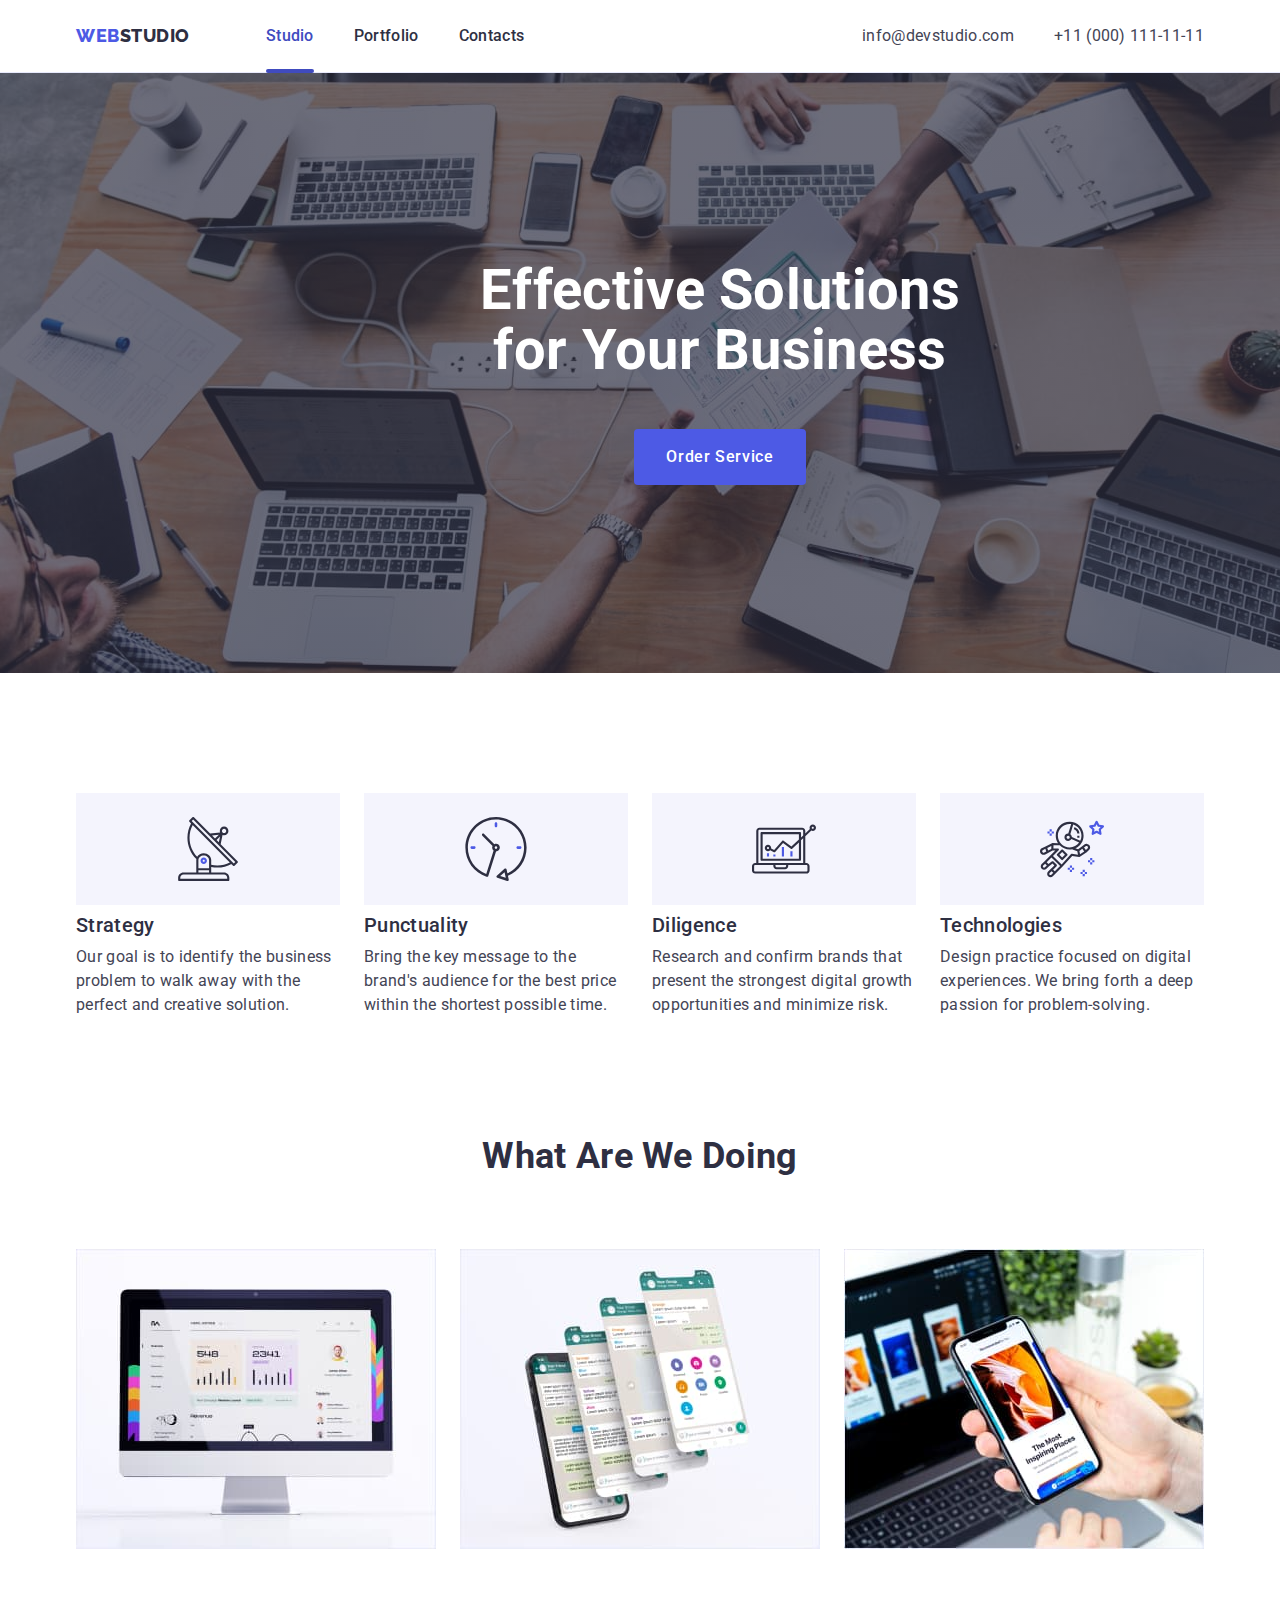
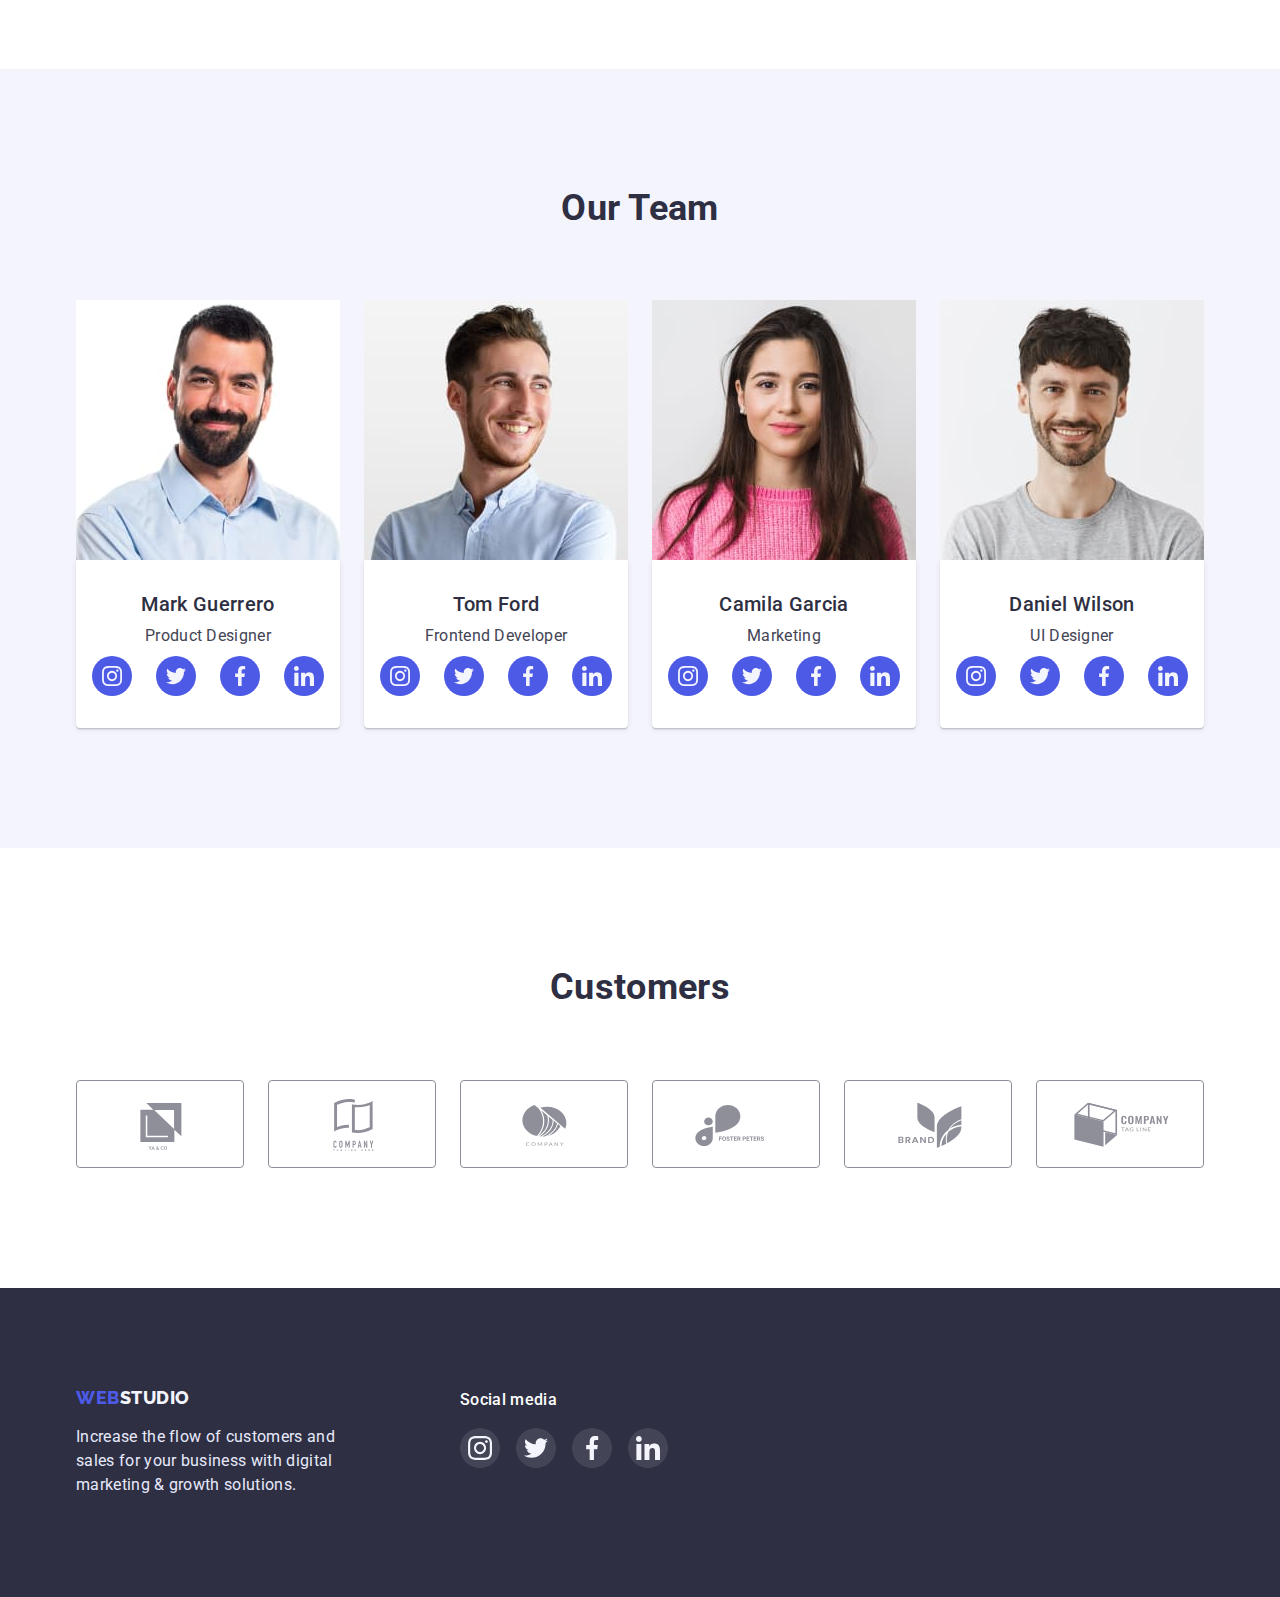
<file: index.html>
<!DOCTYPE html>
<html lang="en">
  <head>
    <meta charset="UTF-8" />
    <meta http-equiv="X-UA-Compatible" content="IE=edge" />
    <meta name="viewport" content="width=device-width, initial-scale=1.0" />
    <title>Document</title>
    <link href="https://fonts.googleapis.com/css2?family=Raleway:wght@800&family=Roboto:wght@400;500;700;900&display=swap" rel="stylesheet">
    <link rel="stylesheet" href="https://cdnjs.cloudflare.com/ajax/libs/modern-normalize/1.1.0/modern-normalize.min.css">
    <link rel="stylesheet" href="./css/style.css">
  </head>
  <body>
    
    <header class="icon nav-list">
      <div class="container main-nav">
      <a href="./index.html" class="icon-link"><span>WEB</span>STUDIO</a>
      <nav class="items">
        <ul class="site-nav list">
          <li class="item">
            <a href="" class="link-current menu-link header-link current">Studio</a>
          </li>
          <li class="item">
            <a href="./portfolio.html" class="menu-link header-link">Portfolio</a>
          </li>
          <li class="item">
            <a href="" class="menu-link header-link">Contacts</a>
          </li>
        </ul>
      </nav>
      <address class="items-nav">
        <ul class="auth-nav list">
          <li class="item">
            <a href="email:info@devstudio.com" class="menu-link">info@devstudio.com</a>
          </li>
          <li class="item">
            <a href="tel:+11(000)1111111" class="menu-link">+11 (000) 111-11-11</a>
          </li>
        </ul>
      </address>
      </div> 
    </header>


    <main>
      <section class="hero words">
        <div class="section-hero">
        <div class="container">
        <h1 class="hero-title">
          Effective Solutions for Your Business
        </h1>
        <button type="button" class="button" data-modal-open>Order Service</button>
        </div>
        </div>
      </section>
    

      <section class="section title">
        <div class="container">
        <h2 class="headline">Stages of development</h2>
        <ul class="section-text">
          <li class="item stage icon-antenna">
            <div class="stage-icon" >
            <svg class="list-icon" width="64" height="64">
              <use href="./images/icons.svg#icon-antenna"></use>
            </svg>
            </div>
            <h3 class="section-title">Strategy</h3>
            <p class="text">
              Our goal is to identify the business problem to walk away with the
              perfect and creative solution.
            </p>
          </li>

          <li class="item stage icon-clock">
            <div class="stage-icon">
              <svg class="list-icon" width="64" height="64">
                <use href="./images/icons.svg#icon-clock"></use>
              </svg>
            </div>
            <h3 class="section-title">Punctuality</h3>
            <p class="text">
              Bring the key message to the brand's audience for the best price
              within the shortest possible time.
            </p>
          </li>

          <li class="item stage icon-diagram">
            <div class="stage-icon">
              <svg class="list-icon" width="64" height="64">
                <use href="./images/icons.svg#icon-diagram"></use>
              </svg>
            </div>
            <h3 class="section-title">Diligence</h3>
            <p class="text">
              Research and confirm brands that present the strongest digital
              growth opportunities and minimize risk.
            </p>
          </li>

          <li class="item stage icon-astronaut">
            <div class="stage-icon">
              <svg class="list-icon" width="64" height="64">
                <use href="./images/icons.svg#icon-astronaut"></use>
              </svg>
            </div>
            <h3 class="section-title">Technologies</h3>
            <p class="text">
              Design practice focused on digital experiences. We bring forth a
              deep passion for problem-solving.
            </p>
          </li>
        </ul>
        </div>
      </section>

      <section class="section-caption">
        <div class="container ">
        <h2 class="subtitle">What are we doing</h2>
        <ul class="section-subtitle">
          <li class="pic">
            <img src="./images/forocard1.jpg" 
            alt="To study" 
            width="360" />
          </li>

          <li class="pic">
            <img
              src="./images/fotocard2.jpg"
              alt="Share your impressions"
              width="360"
            />
          </li>

          <li class="pic">
            <img
              src="./images/fotocard3.jpg"
              alt="Look for inspiration for yourself"
              width="360"
            />
          </li>
        </ul>
        </div>
      </section>

      <section class="section title-desc">

        <div class="container">
        <h2 class="subtitle">Our Team</h2>

        <ul class="section-subtitle">
          <li class="item">            
            <img src="./images/pages(1).jpg" alt="first man" width="264" />
            <div class="list-text">
            <h3 class="section-title list">Mark Guerrero</h3>
            <p class="desc desc-text">Product Designer</p>

            <ul class="social-list">
            <li class="social-list-item">
              <a href="https://www.instagram.com/" class="social-list-link">
                <svg class="social-list-icon" width="20" height="20">
                  <use href="./images/icons.svg#icon-instagram"></use>
                </svg>
              </a>
            </li>

            <li class="social-list-item">
              <a href="https://twitter.com/" class="social-list-link">
                <svg class="social-list-icon" width="20" height="20">
                  <use href="./images/icons.svg#icon-twitter"></use>
                </svg>
              </a>
            </li>

            <li class="social-list-item">
              <a href="https://uk-ua.facebook.com/" class="social-list-link">
                <svg class="social-list-icon" width="20" height="20">
                  <use href="./images/icons.svg#icon-facebook"></use>
                </svg>
              </a>
            </li>

            <li class="social-list-item">
              <a href="https://www.linkedin.com/" class="social-list-link">
                <svg class="social-list-icon" width="20" height="20">
                  <use href="./images/icons.svg#icon-linkedin"></use>
                </svg>
              </a>
            </li>
            </ul>
            </div>
          </li>

            

          <li class="item">
            <img src="./images/pages(2).jpg" alt="second man" width="264" />
            <div class="list-text">
            <h3 class="section-title list">Tom Ford</h3>
            <p class="desc desc-text">Frontend Developer</p>
            <ul class="social-list">
              <li class="social-list-item">
                <a href="https://www.instagram.com/" class="social-list-link">
                  <svg class="social-list-icon" width="20" height="20">
                    <use href="./images/icons.svg#icon-instagram"></use>
                  </svg>
                </a>
              </li>
  
              <li class="social-list-item">
                <a href="https://twitter.com/" class="social-list-link">
                  <svg class="social-list-icon" width="20" height="20">
                    <use href="./images/icons.svg#icon-twitter"></use>
                  </svg>
                </a>
              </li>
  
              <li class="social-list-item">
                <a href="https://uk-ua.facebook.com/" class="social-list-link">
                  <svg class="social-list-icon" width="20" height="20">
                    <use href="./images/icons.svg#icon-facebook"></use>
                  </svg>
                </a>
              </li>
  
              <li class="social-list-item">
                <a href="https://www.linkedin.com/" class="social-list-link">
                  <svg class="social-list-icon" width="20" height="20">
                    <use href="./images/icons.svg#icon-linkedin"></use>
                  </svg>
                </a>
              </li>
              </ul>
            </div>
          </li>
          
          
          

          <li class="item">            
            <img src="./images/pages(3).jpg" alt="first girl" width="264" />
            <div class="list-text">
            <h3 class="section-title list">Camila Garcia</h3>
            <p class="desc desc-text">Marketing</p>
            <ul class="social-list">
              <li class="social-list-item">
                <a href="https://www.instagram.com/" class="social-list-link">
                  <svg class="social-list-icon" width="20" height="20">
                    <use href="./images/icons.svg#icon-instagram"></use>
                  </svg>
                </a>
              </li>
  
              <li class="social-list-item">
                <a href="https://twitter.com/" class="social-list-link">
                  <svg class="social-list-icon" width="20" height="20">
                    <use href="./images/icons.svg#icon-twitter"></use>
                  </svg>
                </a>
              </li>
  
              <li class="social-list-item">
                <a href="https://uk-ua.facebook.com/" class="social-list-link">
                  <svg class="social-list-icon" width="20" height="20">
                    <use href="./images/icons.svg#icon-facebook"></use>
                  </svg>
                </a>
              </li>
  
              <li class="social-list-item">
                <a href="https://www.linkedin.com/" class="social-list-link">
                  <svg class="social-list-icon" width="20" height="20">
                    <use href="./images/icons.svg#icon-linkedin"></use>
                  </svg>
                </a>
              </li>
              </ul>
            </div>
          </li>

          <li class="item">            
            <img src="./images/pages(4).jpg" alt="third man" width="264" />
            <div class="list-text">
            <h3 class="section-title list">Daniel Wilson</h3>
            <p class="desc desc-text">UI Designer</p>
            <ul class="social-list">
              <li class="social-list-item">
                <a href="https://www.instagram.com/" class="social-list-link">
                  <svg class="social-list-icon" width="20" height="20">
                    <use href="./images/icons.svg#icon-instagram"></use>
                  </svg>
                </a>
              </li>
  
              <li class="social-list-item">
                <a href="https://twitter.com/" class="social-list-link">
                  <svg class="social-list-icon" width="20" height="20">
                    <use href="./images/icons.svg#icon-twitter"></use>
                  </svg>
                </a>
              </li>
  
              <li class="social-list-item">
                <a href="https://uk-ua.facebook.com/" class="social-list-link">
                  <svg class="social-list-icon" width="20" height="20">
                    <use href="./images/icons.svg#icon-facebook"></use>
                  </svg>
                </a>
              </li>
  
              <li class="social-list-item">
                <a href="https://www.linkedin.com/" class="social-list-link">
                  <svg class="social-list-icon" width="20" height="20">
                    <use href="./images/icons.svg#icon-linkedin"></use>
                  </svg>
                </a>
              </li>

              </ul>
            </div>
          </li>

        </ul>
        </div>
      </section>

      <section class="section list-customers">
        <div class="container ">
          <h2 class="subtitle">Customers</h2>
          <ul class="customers-item">
            <li class="link-customers link">
              <a class="cust-link">
              <svg class="customers-icon icon" width="104" height="56">
                <use href="./images/icons.svg#icon-Logo1"></use>
              </svg>
              </a>
            </li>
            <li class="link-customers link">
              <a class="cust-link">
              <svg class="customers-icon icon" width="104" height="56">
                <use href="./images/icons.svg#icon-Logo2"></use>
              </svg>
              </a>
            </li>
            <li class="link-customers link">
              <a class="cust-link">
              <svg class="customers-icon icon" width="104" height="56">
                <use href="./images/icons.svg#icon-Logo3"></use>
              </svg>
              </a>
            </li>
            <li class="link-customers link">
              <a class="cust-link">
              <svg class="customers-icon icon" width="104" height="56">
                <use href="./images/icons.svg#icon-Logo4"></use>
              </svg>
              </a>
            </li>
            <li class="link-customers link">
              <a class="cust-link">
              <svg class="customers-icon icon" width="104" height="56">
                <use href="./images/icons.svg#icon-Logo5"></use>
              </svg>
              </a>
            </li>
            <li class="link-customers  link">
              <a class="cust-link">
              <svg class="customers-icon icon" width="104" height="56">
                <use href="./images/icons.svg#icon-Logo6"></use>
              </svg>
              </a>
            </li>
          </ul>

        </div>
      </section>
    </main>




    <footer class="footer-content">
      <div class="container content-text">
      <div class="quote-link">
      <a href="./index.html" class="icon-link"><span>WEB</span>STUDIO</a>
      <p class="text">
        Increase the flow of customers and sales for your business with digital
        marketing & growth solutions.
      </p>
      </div>
      

      <div class="social-item">
        <h3 class="social-media ">Social media</h3>
      <ul class="social-list-media">
        <li>
          <a href="https://www.instagram.com/" class="social-link">
          <svg class="social-list-icon" width="24" height="24">
            <use href="./images/icons.svg#icon-instagram"></use>
          </svg>
        </a>
        </li>

        <li>
          <a href="https://twitter.com/" class="social-link">
          <svg class="social-list-icon" width="24" height="24">
            <use href="./images/icons.svg#icon-twitter"></use>
          </svg>
        </a>
        </li>

        <li>
          <a href="https://uk-ua.facebook.com/" class="social-link">
          <svg class="social-list-icon" width="24" height="24">
            <use href="./images/icons.svg#icon-facebook"></use>
          </svg>
        </a>
        </li>

        <li>
          <a href="https://www.linkedin.com/" class="social-link">
          <svg class="social-list-icon" width="24" height="24">
            <use href="./images/icons.svg#icon-linkedin"></use>
          </svg>
        </a>
        </li>
      </ul>
      </div>
      </div>
      
    </footer>

    <div class="backdrop is-hidden" data-modal>
      <div class="modal">
        <button type="button" class="modal-close-btn" data-modal-close>
          <svg class="modal-close-btn-icon" width="8" height="8">
            <use href="./images/icons.svg#icon-close-modal"></use>
          </svg>
        </button>
      </div>
    </div>

    <script src="./js/modal.js"></script>
  </body>
</html>
</file>
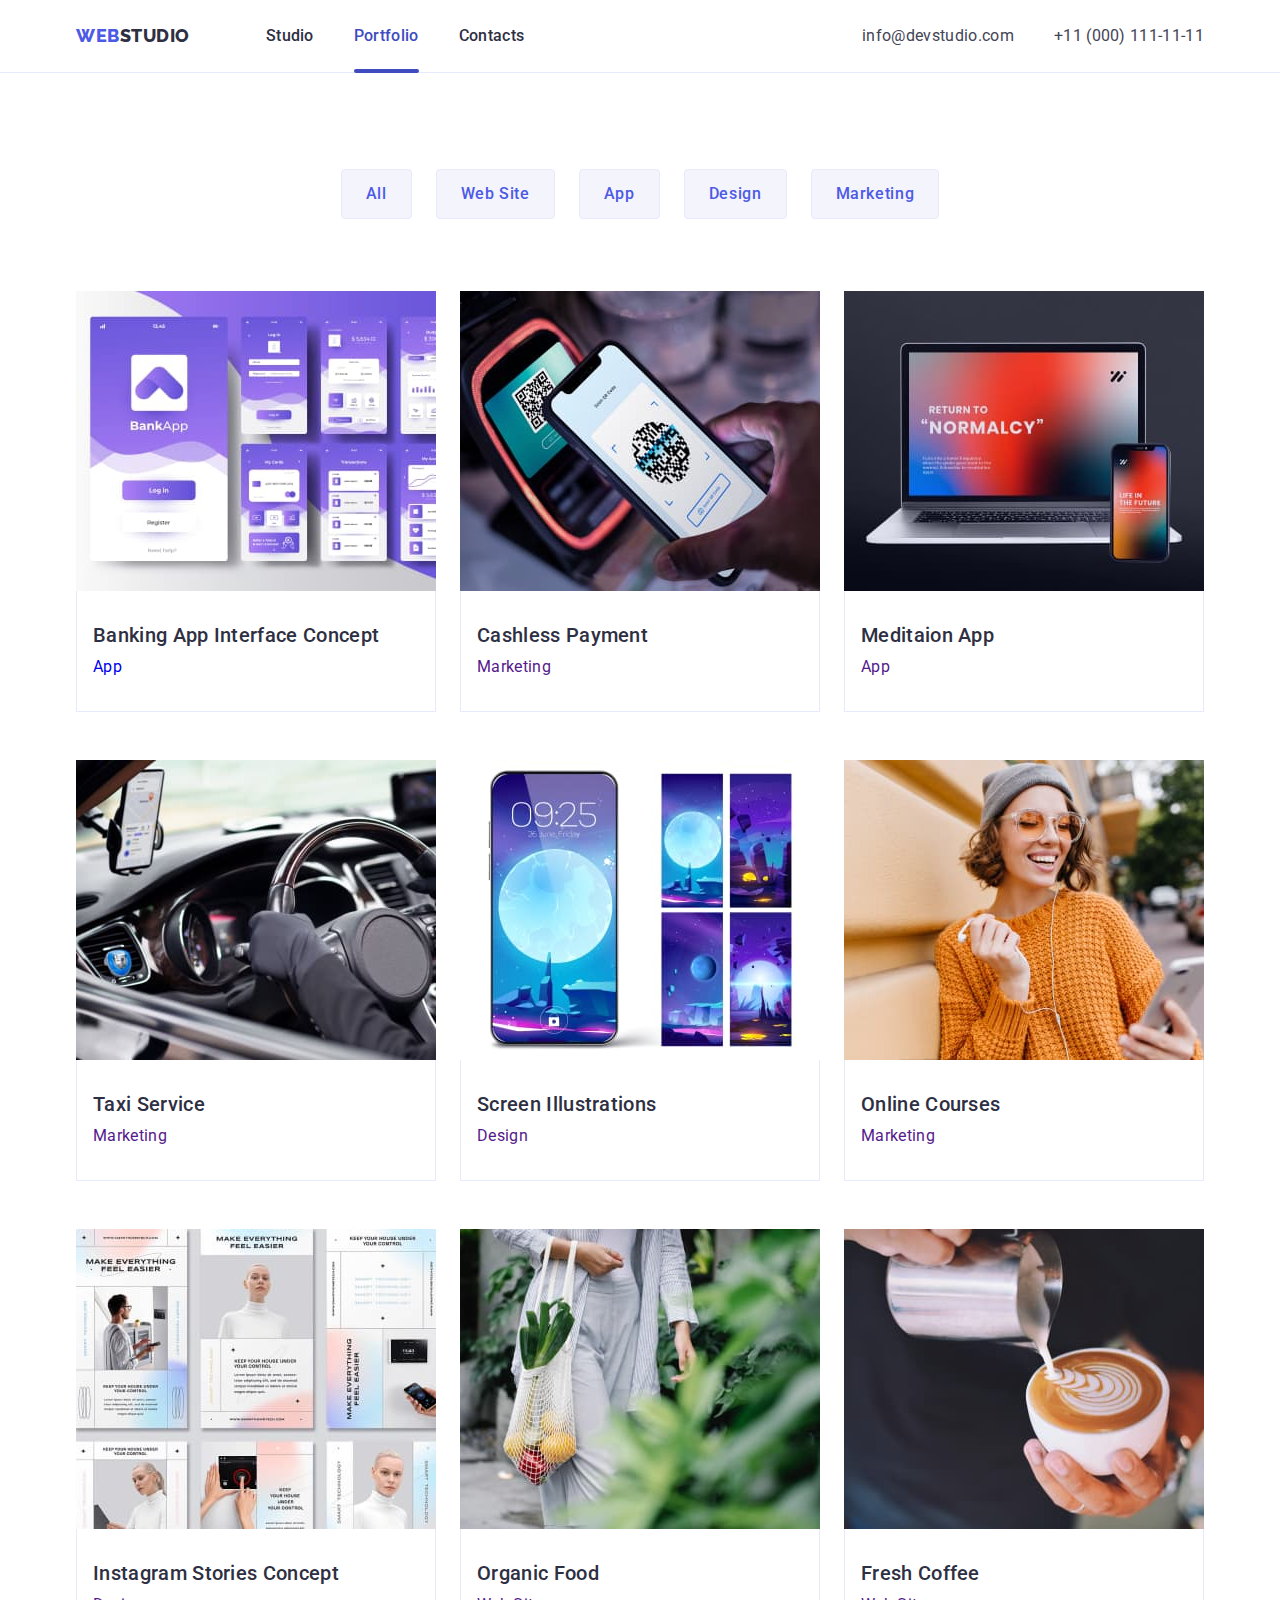
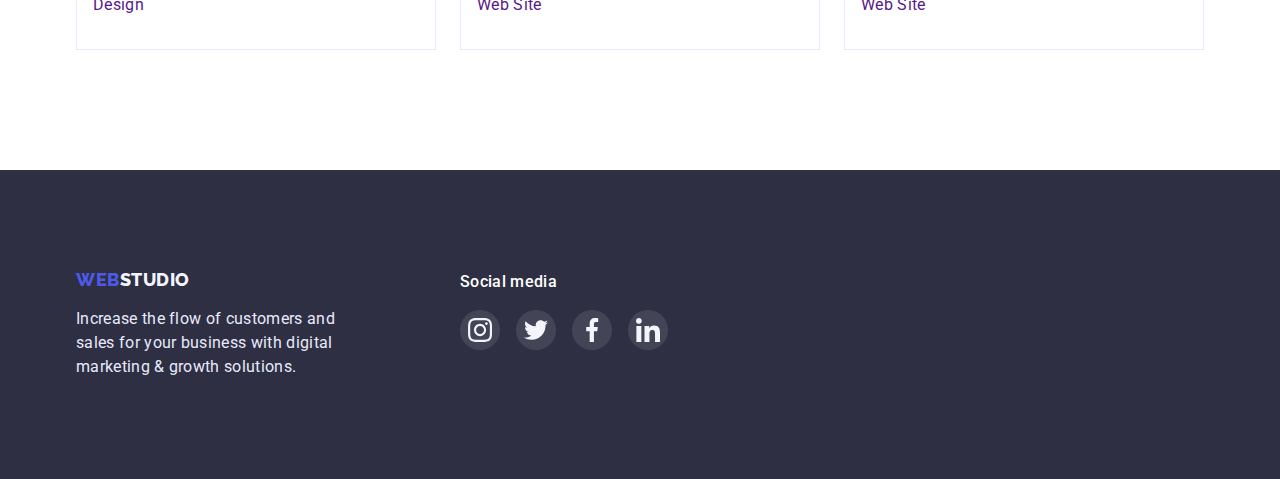
<file: portfolio.html>
<!DOCTYPE html>
<html lang="en">
  <head>
    <meta charset="UTF-8" />
    <meta http-equiv="X-UA-Compatible" content="IE=edge" />
    <meta name="viewport" content="width=device-width, initial-scale=1.0" />
    <title>Document</title>
    <link href="https://fonts.googleapis.com/css2?family=Raleway:wght@800&family=Roboto:wght@400;500;700;900&display=swap" rel="stylesheet">
    <link rel="stylesheet" href="https://cdnjs.cloudflare.com/ajax/libs/modern-normalize/1.1.0/modern-normalize.min.css">
    <link rel="stylesheet" href="./css/style.css">
  </head>
  <body>
    <header class="icon nav-list">
      <div class="container main-nav">
      <a href="./index.html" class="icon-link"><span>WEB</span>STUDIO</a>
      <nav class="items">
        <ul class="site-nav list">
          <li class="item">
            <a href="./index.html" class="link-current menu-link header-link ">Studio</a>
          </li>
          <li class="item">
            <a href="./portfolio.html" class="menu-link header-link current">Portfolio</a>
          </li>
          <li class="item">
            <a href="" class="menu-link header-link">Contacts</a>
          </li>
        </ul>
      </nav>
      <address class="items-nav">
        <ul class="auth-nav list">
          <li class="item">
            <a href="email:info@devstudio.com" class="menu-link">info@devstudio.com</a>
          </li>
          <li class="item">
            <a href="tel:+11(000)1111111" class="menu-link">+11 (000) 111-11-11</a>
          </li>
        </ul>
      </address>
      </div> 
    </header>


       <main>
      <section class="item-nav">
        <div class="container">
        <h1 class="title headline">examples</h1>
        <ul class="group-button">
          <li class="btn"><button type="button" class="btn-group">All</button></li>
          <li class="btn"><button type="button" class="btn-group">Web Site</button></li>
          <li class="btn"><button type="button" class="btn-group">App</button></li>
          <li class="btn"><button type="button" class="btn-group">Design</button></li>
          <li class="btn"><button type="button" class="btn-group">Marketing</button></li>
        </ul>
        
        <ul class="gallery">
          <li class="item-picture">
            <a href="#" class="picture-list">
              <div class="overlay-link-list">
                <img src="./images/example1.jpg" alt="Banking App" width="360" />
                <p class="overlay">14 Stylish and User-Friendly App Design Concepts · Task Manager App · Calorie Tracker App · Exotic Fruit Ecommerce App · Cloud Storage App</p>
              </div>
            
            <div class="item-text">
            <h2 class="gallery-title">Banking App Interface Concept</h2>
            <p>App</p>
            </div>
            </a>
          </li>
          <li class="item-picture">
            <a href="" class="picture-list">
              <div class="overlay-link-list">
            <img src="./images/example2.jpg" alt="Cashless Payment" width="360" />
            <p class="overlay">14 Stylish and User-Friendly App Design Concepts · Task Manager App · Calorie Tracker App · Exotic Fruit Ecommerce App · Cloud Storage App</p>
              </div>
            <div class="item-text">
            <h2 class="gallery-title">Cashless Payment</h2>
            <p>Marketing</p>
            </div>
            </a>
          </li>
          <li class="item-picture">
            <a href="" class="picture-list">
              <div class="overlay-link-list">
            <img src="./images/example3.jpg" alt="Meditation App" width="360" />
            <p class="overlay">14 Stylish and User-Friendly App Design Concepts · Task Manager App · Calorie Tracker App · Exotic Fruit Ecommerce App · Cloud Storage App</p>
              </div>
            <div class="item-text">
            <h2 class="gallery-title">Meditaion App</h2>
            <p>App</p>
            </div>
            </a>
          </li>
          <li class="item-picture">
            <a href="" class="picture-list">
              <div class="overlay-link-list">
            <img src="./images/example4.jpg" alt="Taxi Service" width="360" />
            <p class="overlay">14 Stylish and User-Friendly App Design Concepts · Task Manager App · Calorie Tracker App · Exotic Fruit Ecommerce App · Cloud Storage App</p>
              </div>
            <div class="item-text">
            <h2 class="gallery-title">Taxi Service</h2>
            <p>Marketing</p>
            </div>
            </a>
          </li>
          <li class="item-picture">
            <a href="" class="picture-list">
              <div class="overlay-link-list">
            <img src="./images/example5.jpg" alt="Screen Illustrations" width="360" />
            <p class="overlay">14 Stylish and User-Friendly App Design Concepts · Task Manager App · Calorie Tracker App · Exotic Fruit Ecommerce App · Cloud Storage App</p>
              </div>
            <div class="item-text">
            <h2 class="gallery-title">Screen Illustrations</h2>
            <p>Design</p>
            </div>
            </a>
          </li>
          <li class="item-picture">
            <a href="" class="picture-list">
              <div class="overlay-link-list">
            <img src="./images/example6.jpg" alt="Online Courses" width="360" />
            <p class="overlay">14 Stylish and User-Friendly App Design Concepts · Task Manager App · Calorie Tracker App · Exotic Fruit Ecommerce App · Cloud Storage App</p>
              </div>
            <div class="item-text">
            <h2 class="gallery-title">Online Courses</h2>
            <p>Marketing</p>
            </div>
            </a>
          </li>
          <li class="item-picture">
            <a href="" class="picture-list">
              <div class="overlay-link-list">
            <img src="./images/example7.jpg" alt="Instagram Stories Concept" width="360" />
            <p class="overlay">14 Stylish and User-Friendly App Design Concepts · Task Manager App · Calorie Tracker App · Exotic Fruit Ecommerce App · Cloud Storage App</p>
              </div>
            <div class="item-text">
            <h2 class="gallery-title">Instagram Stories Concept</h2>
            <p>Design</p>
            </div>
            </a>
          </li>
          <li class="item-picture">
            <a href="" class="picture-list">
              <div class="overlay-link-list">
            <img src="./images/example8.jpg" alt="Organic Food" width="360" />
            <p class="overlay">14 Stylish and User-Friendly App Design Concepts · Task Manager App · Calorie Tracker App · Exotic Fruit Ecommerce App · Cloud Storage App</p>
              </div>
            <div class="item-text">
            <h2 class="gallery-title">Organic Food</h2>
            <p>Web Site</p>
            </div>
            </a>
          </li>
          <li class="item-picture">
            <a href="" class="picture-list">
              <div class="overlay-link-list">
            <img src="./images/example9.jpg" alt="Fresh Coffee" width="360" />
            <p class="overlay">14 Stylish and User-Friendly App Design Concepts · Task Manager App · Calorie Tracker App · Exotic Fruit Ecommerce App · Cloud Storage App</p>
              </div>
            <div class="item-text">
            <h2 class="gallery-title">Fresh Coffee</h2>
            <p>Web Site</p>
            </div>
            </a>
          </li>
        </ul>
        </div>
      </section>
    </main>


    <footer class="footer-content">
      <div class="container content-text">
      <div class="quote-link">
      <a href="./index.html" class="icon-link"><span>WEB</span>STUDIO</a>
      <p class="text">
        Increase the flow of customers and sales for your business with digital
        marketing & growth solutions.
      </p>
      </div>
      

      <div class="social-item">
        <h3 class="social-media ">Social media</h3>
      <ul class="social-list-media">
        <li>
          <a href="https://www.instagram.com/" class="social-link">
          <svg class="social-list-icon" width="24" height="24">
            <use href="./images/icons.svg#icon-instagram"></use>
          </svg>
        </a>
        </li>

        <li>
          <a href="https://twitter.com/" class="social-link">
          <svg class="social-list-icon" width="24" height="24">
            <use href="./images/icons.svg#icon-twitter"></use>
          </svg>
        </a>
        </li>

        <li>
          <a href="https://uk-ua.facebook.com/" class="social-link">
          <svg class="social-list-icon" width="24" height="24">
            <use href="./images/icons.svg#icon-facebook"></use>
          </svg>
        </a>
        </li>

        <li>
          <a href="https://www.linkedin.com/" class="social-link">
          <svg class="social-list-icon" width="24" height="24">
            <use href="./images/icons.svg#icon-linkedin"></use>
          </svg>
        </a>
        </li>
      </ul>
      </div>
      </div>
      
    </footer>
    </body>
  </html>
</file>
<file: css/style.css>
/* файл index.html */
:root {
    --brand-color: #2E2F42;
    --main-color-text: #434455;
    --accent-color: #4D5AE5;
    --white-color: #FFFFFF;
    --secondary-background-color: #F4F4FD;
    --secondary-color-text: #E7E9FC;
    --color-hover: #404BBF;
    --border-color: #8E8F99;
    --footer-color-hover: #31D0AA;
}
body {
    background-color: var(--white-color);
    color:  var(--main-color-text);
    font-family: Roboto, sans-serif;
    letter-spacing: 0.02em;
}
ul {
    margin: 0;
    padding: 0;
    list-style: none;
}
.container {
    width: 1158px;
    margin: 0 auto;
    padding: 0 15px;
}
h1,h2,h3 {
    margin-top: 0;
    margin-bottom: 0;
}




/* ....................logo.................... */
.menu-link {
    color: var(--brand-color);
    text-decoration: none;
    
    transition: color 250ms cubic-bezier(0.4, 0, 0.2, 1);
}

.menu-link:hover, 
.menu-link:focus {
    color: var(--color-hover);
    
}

.main-nav{
    
    display: flex;
    align-items: center;
}
.icon-link {
    color: var(--brand-color);
    font-family: Raleway, sans-serif;
    font-weight: 800;
    font-size: 18px;
    letter-spacing: 0.03em;
    text-decoration: none;
    transition: color 250ms cubic-bezier(0.4, 0, 0.2, 1);
}
.icon-link:hover,
.icon-link:focus {
    color: var(--accent-color);
}

span {
    color: var(--accent-color);
}



/* ....................site-nav ....................*/
.list {
    margin: 0;
    padding: 0;
}
.items {
    margin-left: 76px;
}
.site-nav{
    display: flex;
}
.site-nav a {
    position: relative;
    display: block;
    font-weight: 500;
    font-size: 16px;
    line-height: 1.5;
    padding-top: 24px;
    padding-bottom: 24px;
}
.site-nav .item +.item {
    margin-left: 40px;
}
.current::after {
    content: "";
    display: block;

    position: absolute;
    width: 100%;
    height: 4px;
    bottom: -1px;
    left: 0;

    background-color: var(--color-hover);
    border-radius: 2px;
    
}

.site-nav .current {
    color: var(--color-hover);
}


/* ....................auth-nav.................... */
.auth-nav a {
    display: block;
    color: var(--main-color-text);
    font-style: normal;
    font-weight: 400;
    font-size: 16px;
    line-height: 1.5;
    padding-top: 24px;
    padding-bottom: 24px;
}
.items-nav {
    margin-left: auto;
}
.auth-nav {
    display: flex;
}
.auth-nav .item + .item {
    margin-left: 40px;
}



/* ..................hero.................... */

.words {
    width: 1440px;
    height: 600px;
    margin-left: auto;
    margin-right: auto;
    background-image: url(../images/overlay.jpg);
    background-repeat: no-repeat;
    background-position: center;
    background-size: cover;
    background-image: linear-gradient(rgba(46, 47, 66, 0.7), rgba(46, 47, 66, 0.7)), url(../images/overlay.jpg);

    padding: 188px 0;
    text-align: center;
    background-color: var(--brand-color);
}
.hero-title {
    width: 496px;
    margin-bottom: 48px;
    margin-left: auto;
    margin-right: auto;

    color: var(--white-color);
    font-size: 56px;
    line-height: 1.07;   
}
.button {
    
    border-radius: 4px;
    padding: 16px 32px;
    min-width: 169px;

    background-color: var(--accent-color);
    color: var(--white-color);
    font-family: inherit;
    font-weight: 500;
    font-size: 16px;
    line-height: 1.5;
    letter-spacing: 0.04em;
    cursor: pointer;
    border: none;
    transition: background-color 250ms cubic-bezier(0.4, 0, 0.2, 1);
    
}
.button:hover, .button:focus {
    background-color: var(--color-hover);
}



/* section */

.section-title {
    margin-bottom: 8px;
    
    color: var(--brand-color);
    font-weight: 500;
    font-size: 20px;
    line-height: 1.2;
}
.stage-icon {
    display: flex;
    justify-content: center;
    align-items: center;
    background-color: var(--secondary-background-color);
    height: 112px;
    margin-bottom: 8px;
}
.headline {
    display: none;
}
.section-text { 
    display: flex;
}
.section-text .item {
    width: calc((100% - 72px) / 4);
}
.section-text .item + .item {
    margin-left: 24px;
}
.section-caption {
    padding-bottom: 120px;
}

.subtitle {
    text-transform: capitalize;
    margin-bottom: 72px;

    color: var(--brand-color);
    font-size: 36px;
    line-height: 1.1;
    text-align: center;
}
.section-subtitle {
    display: flex;
}
.section-subtitle .pic {
    width: calc((100% - 48px)/ 3);
}
.section-subtitle .pic + .pic {
    margin-left: 24px;
}

.section-subtitle .item {
    width: calc((100% - 72px) / 4);
}
.section-subtitle .item + .item {
    margin-left: 24px;
}
.item .list {
    text-align: center;
}


img {
    display: block;
    max-width: 100%;
    height: auto;
}
.list-text {
    box-shadow: 0px 1px 6px rgba(46, 47, 66, 0.08), 0px 1px 1px rgba(46, 47, 66, 0.16), 0px 2px 1px rgba(46, 47, 66, 0.08);
    border-radius: 0px 0px 4px 4px;
    padding: 32px 0;

    background-color: var(--white-color);
}
.text {
    margin: 0;

    color: var(--main-color-text);
    font-size: 16px;
    line-height: 1.5;
}
.title-desc {

    background-color: var(--secondary-background-color);
}
.section {
    padding: 120px 0;
}
.desc {
    text-align: center;
    margin: 0;

    color: var(--main-color-text);
    font-size: 16px;
    line-height: 1.5;
}
.desc-text {
    margin-bottom: 8px;
}

.social-list {
    display: flex;
    justify-content: center;
    gap: 24px;
    cursor: pointer;
}

.social-list-link {
    display: flex;
    justify-content: center;
    align-items: center;
    width: 40px;
    height: 40px;
    border-radius: 50%;
    background-color: var(--accent-color);
    transition: background-color 250ms cubic-bezier(0.4, 0, 0.2, 1);
}
.social-list-link:hover, 
.social-list-link:focus {
    background-color: var(--color-hover);
}



.customers-item {
    display: flex;
    
}


.cust-link {
    display: flex;
    justify-content: center;
    align-items: center;

    width: 168px;
    height: 88px;
    border: 1px solid var(--border-color);
    border-radius: 4px;
    cursor: pointer;
    transition: border-color 250ms cubic-bezier(0.4, 0, 0.2, 1);
    
}

.cust-link:hover, 
.cust-link:focus {
    border-color: var(--color-hover);
}
.cust-link:hover .customers-icon, 
.cust-link:focus .customers-icon {
    fill: var(--color-hover);
}

.link-customers {
    margin-left: 24px;
}
.link-customers:first-child {
    margin-left: 0;
}

.customers-icon {
    fill: var(--border-color);
    transition: fill 250ms cubic-bezier(0.4, 0, 0.2, 1);
}






/* footer */

.footer-content {
    padding: 100px 0;
    background-color: var(--brand-color);
}

.footer-content a {
      
    color: var(--secondary-background-color);
    line-height: 1.16;
    text-decoration: none;
}
.footer-content .text {      
    margin-top: 16px;
    color: var(--secondary-color-text);  
}

.quote-link {
    width: 264px;
    
}
.content-text {
    display: flex;
}


.social-media {
    margin-bottom: 16px;
    color: var(--white-color);
    font-weight: 500;
    font-size: 16px;
    line-height: 1.5;
    letter-spacing: 0.02em;
}

.social-list-media{
    display: flex;
    gap: 16px;

}

.social-link  {
    display: flex;
    justify-content: center;
    align-items: center;
    width: 40px;
    height: 40px;
    border-radius: 50%;
    background-color: rgba(255, 255, 255, 0.1);
    cursor: pointer;
    transition: background-color 250ms cubic-bezier(0.4, 0, 0.2, 1);
}

.social-link:hover, 
.social-link:focus {
    background-color: var(--footer-color-hover);
}
.social-item {
    margin-left: 120px;
}

/*........Modal window........*/
.backdrop {
    position: fixed;
    top: 0;
    left: 0;
    z-index: 100;
    width: 100%;
    height: 100%;
    background-color: rgba(46, 47, 66, 0.4);
    transition: opacity 250ms cubic-bezier(0.4, 0, 0.2, 1), visibility 250ms cubic-bezier(0.4, 0, 0.2, 1);

}
.backdrop.is-hidden {
    opacity: 0;
    visibility: hidden;
    pointer-events: none;

}

.modal {
    position: absolute;
    top: 50%;
    left: 50%;
    transform: translate(-50%, -50%);
    width: 408px;
    height: 576px;
    background-color: #FCFCFC;
    border-radius: 4px;
    box-shadow: 0px 1px 1px rgba(0, 0, 0, 0.14), 0px 1px 3px rgba(0, 0, 0, 0.12), 0px 2px 1px rgba(0, 0, 0, 0.2);
    

}
.modal-close-btn {
    position: absolute;
    top: 24px;
    right: 24px;

    display: flex;
    justify-content: center;
    align-items: center;
    width: 24px;
    height: 24px;
    border-radius: 50%;
    padding: 0;
    background-color: var(--secondary-color-text);
    border: 1px solid rgba(0, 0, 0, 0.1);
    cursor: pointer;
    transition: background-color 250ms cubic-bezier(0.4, 0, 0.2, 1);
}
.modal-close-btn:hover,
.modal-close-btn:focus {
    background-color: var(--color-hover);
}
.modal-close-btn-icon {
    transition: fill 250ms cubic-bezier(0.4, 0, 0.2, 1);
}
.modal-close-btn:hover .modal-close-btn-icon,
.modal-close-btn:focus .modal-close-btn-icon {
    fill: var(--white-color);
}




/* portfolio.html */

/* --brand-color: #2E2F42;
    --main-color-text: #434455;
    --accent-color: #4D5AE5;
    --white-color: #FFFFFF;
    --secondary-background-color: #F4F4FD;
    --secondary-color-text: #E7E9FC;
    --color-hover: #404BBF;
    --border-color: #8E8F99;
    --footer-color-hover: #31D0AA; */

/* header */

.nav-list {
    border-bottom: 1px solid var(--secondary-color-text);
}



/* button */
.item-nav {
    padding-top: 96px;
    padding-bottom: 120px;
    
}
.btn-group {
    padding: 12px 24px;
    
    background-color: var(--secondary-background-color);
    color: var(--accent-color);
    font-family: Roboto, sans-serif;
    font-weight: 500;
    font-size: 16px;
    line-height: 1.5;
    letter-spacing: 0.04em;
    cursor: pointer;
    border-radius: 4px;
    border: 1px solid var(--secondary-color-text);
    transition: background-color 250ms cubic-bezier(0.4, 0, 0.2, 1), border-color 250ms cubic-bezier(0.4, 0, 0.2, 1), color 250ms cubic-bezier(0.4, 0, 0.2, 1), box-shadow 250ms cubic-bezier(0.4, 0, 0.2, 1);
}
.btn-group:hover, 
.btn-group:focus {
    background-color: var(--color-hover);
    border-color: var(--color-hover);
    color: var(--white-color);
    box-shadow: 0px 3px 1px rgba(0, 0, 0, 0.1), 0px 2px 1px rgba(0, 0, 0, 0.08), 0px 2px 2px rgba(0, 0, 0, 0.12);
    
}
.group-button .btn + .btn {
    margin-left: 24px;
}
.group-button {
    margin-bottom: 72px;
    display: flex;
    justify-content: center;

}
.gallery {
    display: flex;
    flex-wrap: wrap;
    
}
.gallery .item-picture {   
    margin-bottom: 48px;
}
.gallery-title {
    margin-bottom: 8px;
   
    color: var(--brand-color);
    font-weight: 500;
    font-size: 20px;
    line-height: 1.2;
}
.gallery p {
    
    margin: 0;
    font-weight: 400;
    font-size: 16px;
    line-height: 1.5;
}

.item-picture {
    width: calc((100% - 48px)/ 3);
    margin-right: 24px;
}
.item-picture:nth-child(3n) {
    margin-right: 0;
}
.item-picture:nth-last-child(-n+3){
    margin-bottom: 0;
}
.item-text {
    border: 1px solid var(--secondary-color-text);
    border-top: none;
    padding: 32px 0 32px 16px;

}
.picture-list {
    text-decoration: none;
    transition: box-shadow 250ms cubic-bezier(0.4, 0, 0.2, 1);
}

.picture-list:hover, 
.picture-list:focus {
    display: block;
    box-shadow: 0px 1px 6px rgba(46, 47, 66, 0.08), 0px 1px 1px rgba(46, 47, 66, 0.16), 0px 2px 1px rgba(46, 47, 66, 0.08);
}



.overlay-link-list {
    position: relative;
    overflow: hidden;
}

.overlay {
    position: absolute;
    top: 0;
    left: 0;
    width: 100%;
    height: 100%;
    overflow: auto;
    transform: translate(0, 100%);
    transition: transform 250ms cubic-bezier(0.4, 0, 0.2, 1);

    padding-top: 40px;
    padding-bottom: 164px;
    padding-left: 32px;
    padding-right: 32px;
    background-color: var(--accent-color);
    color: var(--secondary-background-color);
}

.picture-list:hover .overlay,
.picture-list:focus .overlay {
    transform: translate(0, 0);
}
</file>
